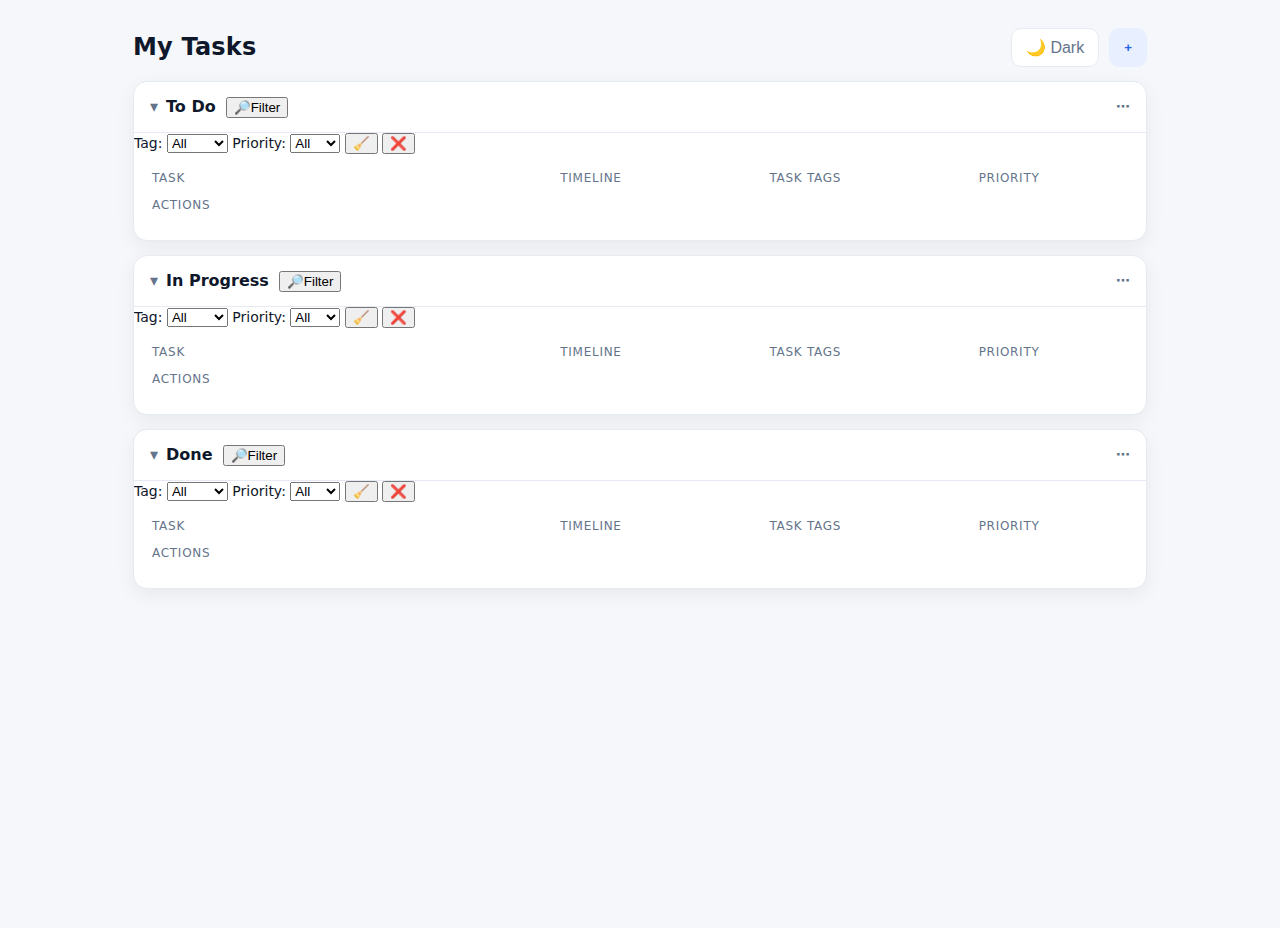
<file: index.html>
<!DOCTYPE html>
<html lang="en">
<head>
  <meta charset="UTF-8">
  <meta name="viewport" content="width=device-width, initial-scale=1.0">
  <title>Document</title>
  <link rel="stylesheet" href="style.css">
</head>
<script src="script.js"></script>
<body>
  <div class="task-container">

    <!-- Header -->
    <header class="task-header">
        <h2>My Tasks</h2>

        <div class="view-switch">
            <button class="settings-btn">⚙</button>
            <button class="add-btn">+</button>
        </div>
    </header>


    <!-- To Do Section -->
    <section class="task-section">
        <div class="section-header">
            <h3>To Do</h3>
        </div>

        <div class="task-table">
            <div class="task-table-header">
                <span>Task</span>
                <span>Due Date</span>
                <span>Task Tags</span>
                <span>Priority</span>
            </div>

            <!-- Task Row -->
            <div class="task-row">
                <label><input type="checkbox"> Website Development</label>
                <span class="due-date">📅 Nov 17</span>
                <span class="tag work">Work</span>
                <span class="priority high">High</span>
            </div>

            <div class="task-row">
                <label><input type="checkbox"> Update Contact Form</label>
                <span class="due-date">📅 Nov 18</span>
                <span class="tag work">Work</span>
                <span class="priority mid">Mid</span>
            </div>

        </div>
    </section>



    <!-- In Progress Section
    <section class="task-section">
        <div class="section-header">
            <h3>In Progress</h3>
        </div>

        <div class="task-table">
            <div class="task-table-header">
                <span>Task</span>
                <span>Due Date</span>
                <span>Task Tags</span>
                <span>Priority</span>
            </div>

            <div class="task-row">
                <label><input type="checkbox"> Do back exercises</label>
                <span class="due-date">📅 Nov 17</span>
                <span class="tag health">Health</span>
                <span class="priority mid">Mid</span>
            </div>

            <div class="task-row">
                <label><input type="checkbox"> Integrate Payment Gateway</label>
                <span class="due-date">📅 Nov 17</span>
                <span class="tag work">Work</span>
                <span class="priority low">Low</span>
            </div>

        </div>
    </section> -->



    <!-- Done Section -->
    <section class="task-section">
        <div class="section-header">
            <h3>Done</h3>
        </div>

        <div class="task-table">
            <div class="task-table-header">
                <span>Task</span>
                <span>Due Date</span>
                <span>Task Tags</span>
                <span>Priority</span>
            </div>

            <div class="task-row">
                <label><input type="checkbox"> Visit a dermatologist</label>
                <span class="due-date">📅 Nov 17</span>
                <span class="tag health">Health</span>
                <span class="priority high">High</span>
            </div>

        </div>
    </section>

</div>
  
</body>
</html>
</file>
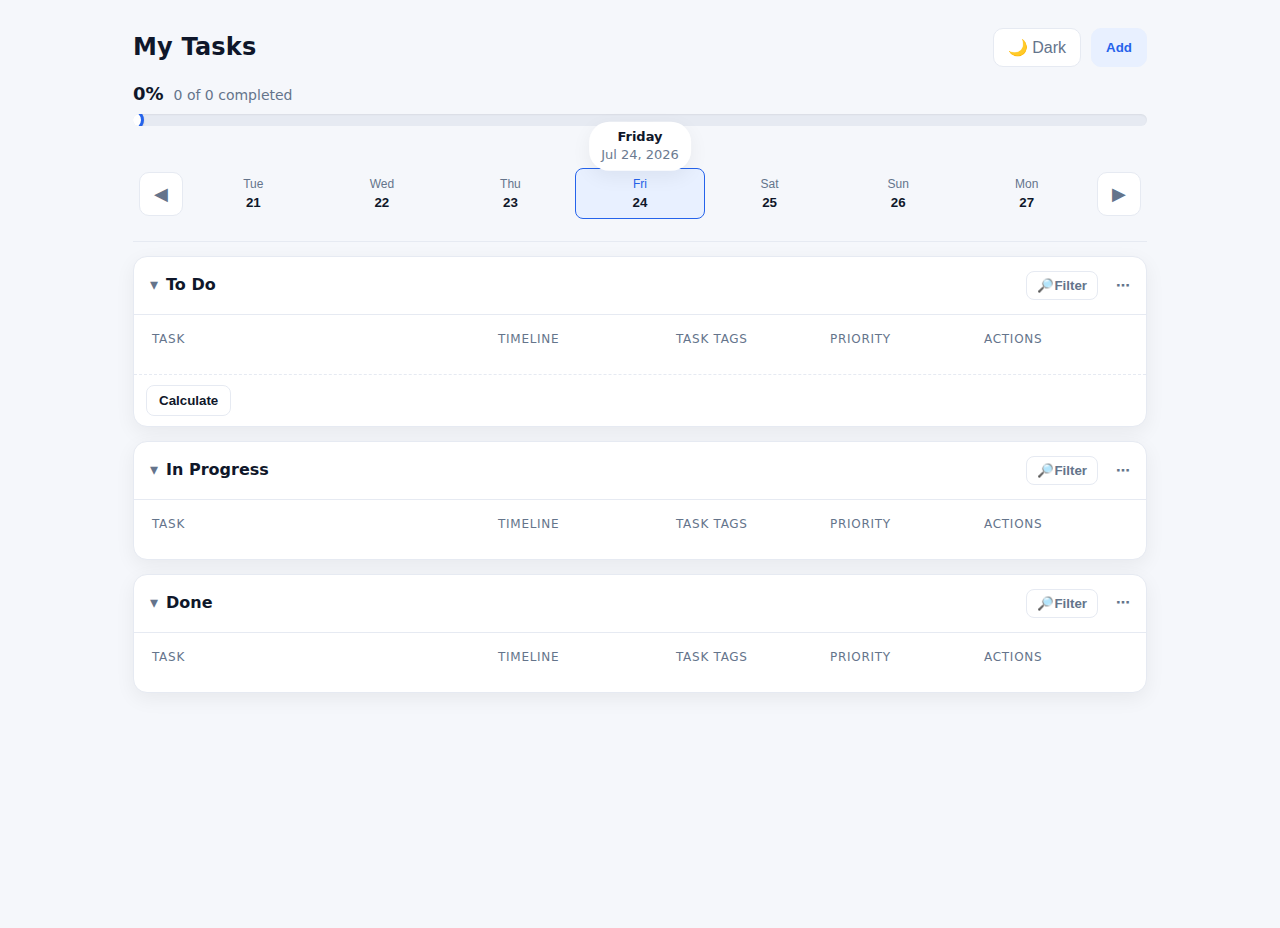
<file: home.html>
<!DOCTYPE html>
<html lang="en">
<head>
  <meta charset="UTF-8" />
  <meta name="viewport" content="width=device-width, initial-scale=1.0"/>
  <title>To Do List</title>
  <link rel="stylesheet" href="styles.css">
</head>
<script src="script.js"></script>
<body>
  <div class="task-container">

    <!-- Header -->
    <header class="task-header">
      <h2>My Tasks</h2>

      <div class="view-switch">
        <button class="settings-btn">🌙 Dark</button>
        <button class="add-btn">Add</button>
      </div>
    </header>
<!-- Progress (slider-like) -->
<div class="progress-area" id="progressArea">
  <div class="progress-summary">
    <strong id="progressPercent">0%</strong>
    <span id="progressCounts">0 of 0 completed today</span>
  </div>
  <div
    class="progress-bar"
    aria-label="Today's progress"
    role="progressbar"
    aria-valuemin="0"
    aria-valuemax="100"
    aria-valuenow="0"
  >
    <div class="progress-fill" id="progressFill" style="width:0%"></div>
  </div>
</div>
    

    <!-- Add/Edit Task Form -->
    <div class="form-container hidden" id="addTaskForm">
      <div class="form-overlay" id="formOverlay"></div>
      <form id="taskForm" class="task-form">
        <div class="form-header">
          <h3 id="formTitle">Add New Task</h3>
          <button type="button" class="close-btn" id="closeFormBtn">&times;</button>
        </div>
        

        <div class="form-group">
          <label for="taskTitle">Task Title *</label>
          <input type="text" id="taskTitle" name="title" placeholder="Enter task title" required>
        </div>

        <div class="form-row">
          <div class="form-group">
            <label for="taskTag">Tag *</label>
            <select id="taskTag" name="tag" required>
              <option value="work">Work</option>
              <option value="health">Health</option>
              <option value="other">Other</option>
            </select>
          </div>
        </div>

        <div class="form-row">
          <div class="form-group">
            <label for="taskPriority">Priority *</label>
            <select id="taskPriority" name="priority" required>
              <option value="high">High</option>
              <option value="mid">Mid</option>
              <option value="low">Low</option>
            </select>
          </div>
        </div>

        <!-- Timeline fields: Start → End -->
        <div class="form-row">
          <div class="form-group">
            <label for="taskStartTime">Start Time</label>
            <input type="time" id="taskStartTime" name="startTime" placeholder="HH:MM" required>
          </div>
          <div class="form-group">
            <label for="taskEndTime">End Time</label>
            <input type="time" id="taskEndTime" name="endTime" placeholder="HH:MM" required>
          </div>
        </div>
        
        <!-- task status-->

        <div class="form-row">
  <div class="form-group">
    <label for="taskStatus">Status *</label>
    <select id="taskStatus" name="status" required>
      <option value="To Do">To Do</option>
      <option value="In Progress">In Progress</option>
      <option value="Done">Done</option>
    </select>
  </div>
</div>
 <!------>


        <div class="form-actions">
          <button type="button" class="btn-cancel" id="cancelBtn">Cancel</button>
          <button type="submit" class="btn-submit">Save Task</button>
        </div>
      </form>
    </div>

    <div class="date-header">
        <div class="date-left">
          <div class="date-text">
            <span class="day" id="dateDay">Day</span>
            <span class="date" id="dateFull">Date</span>
          </div>
        </div>

        <div class="week-strip" id="weekStrip" aria-label="Week selector">
          <!-- JS will render a 7-day horizontal strip here -->
        </div>
      </div>

    <!-- To Do Section -->
    <!-- To Do Section -->
<section class="task-section">
  <div class="section-header">
    <h3>To Do</h3>
  </div>

  <div class="task-table">
    <div class="task-table-header">
      <span>Task</span>
      <span>Timeline</span>
      <span>Task Tags</span>
      <span>Priority</span>
      <span>Actions</span>
    </div>
  </div>

  <!-- Footer for calculation -->
  <div class="task-footer">
    <button id="calcTimeBtn">Calculate</button>
    <span id="calcResult"></span>
  </div>
</section>


    <!-- In Progress Section -->
    <section class="task-section">
  <div class="section-header">
    <h3>In Progress</h3>
  </div>

  <div class="task-table">
    <div class="task-table-header">
      <span>Task</span>
      <span>Timeline</span>
      <span>Task Tags</span>
      <span>Priority</span>
      <span>Actions</span>
    </div>
  </div>
</section>




    <!-- Done Section -->
    <section class="task-section">
      <div class="section-header">
        <h3>Done</h3>
      </div>

      <div class="task-table">
        <div class="task-table-header">
          <span>Task</span>
          <span>Timeline</span>
          <span>Task Tags</span>
          <span>Priority</span>
          <span>Actions</span>
        </div>
      </div>
    </section>

  </div>

  
</body>
</html>
</file>
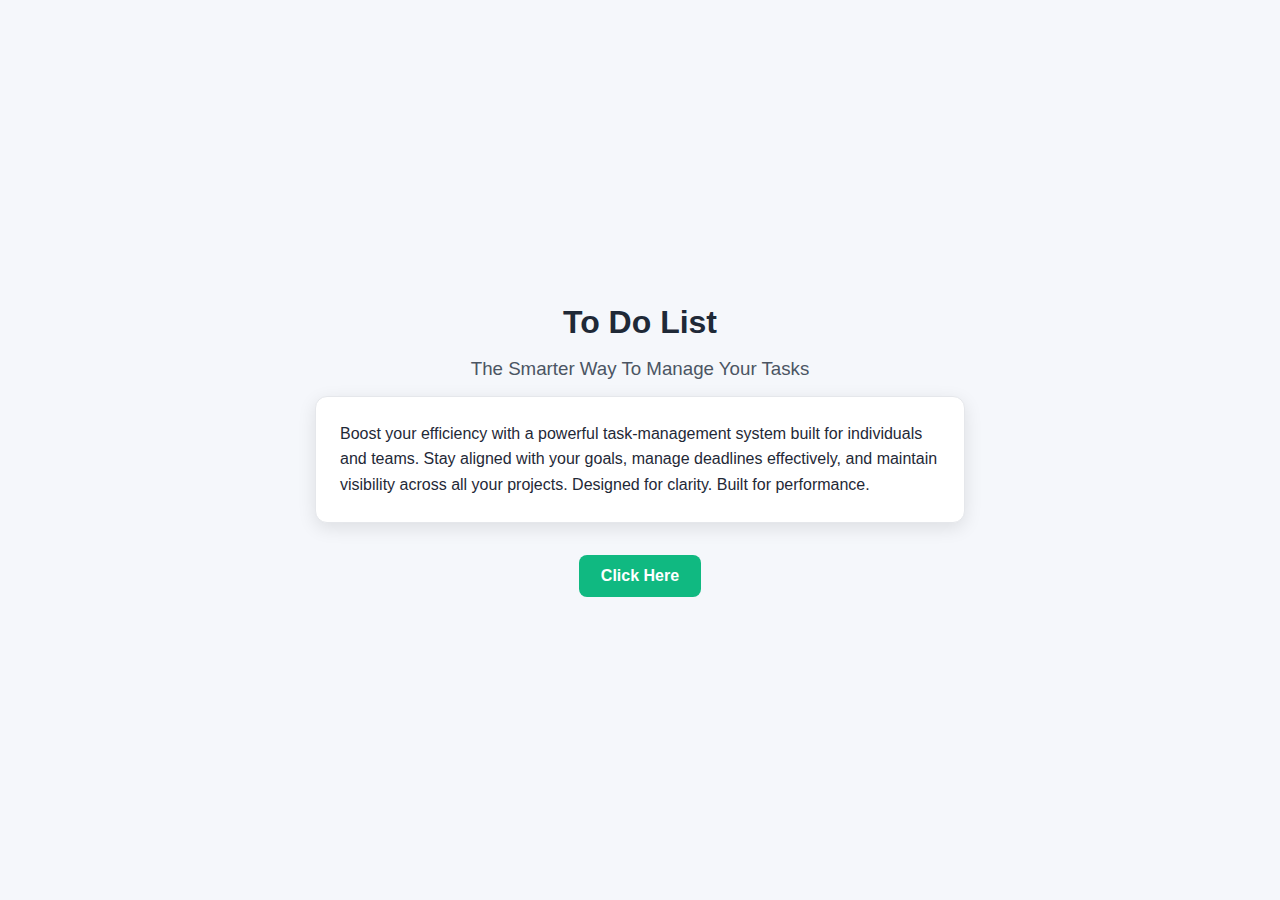
<file: homepage.html>
<!DOCTYPE html>
<html lang="en">
<head>
    <meta charset="UTF-8">
    <meta name="viewport" content="width=device-width, initial-scale=1.0">
    <title>Home Page</title>
    <link rel="stylesheet" href="homestyle.css">
</head>
<body>
    <header class="main-heading">
        <h1>
            To Do List
        </h1>
    </header>
    <h3 class="second-header">
            The Smarter Way To Manage Your Tasks
    </h3>

    <article class="info">
        <p>
            Boost your efficiency with a powerful task‑management system built for individuals and teams. 
        Stay aligned with your goals, manage deadlines effectively, and maintain visibility across all your projects.
         Designed for clarity. Built for performance.
        </p>
        
    </article>
    
   <a class="btn" href="index.html">
    Click Here
   </a>
    
    
    
    
</body>
</html>
</file>
<file: style.css>
/* ====== CSS VARIABLES (LIGHT & DARK) ====== */
:root {
  --bg: #f5f7fb;
  --surface: #ffffff;
  --text: #0f172a;            /* slate-900 */
  --muted: #64748b;           /* slate-500 */
  --border: #e6eaf2;
  --shadow: 0 6px 20px rgba(0, 0, 0, 0.06);

  --primary: #2563eb;         /* blue-600 */
  --primary-ghost: #e8f0ff;

  --tag-work-bg: #e8f1ff;     /* blue-50 */
  --tag-work-fg: #3760d9;     /* blue-600 */
  --tag-health-bg: #e9f9f1;   /* green-50 */
  --tag-health-fg: #16a34a;   /* green-600 */

  --prio-high-bg: #ffecec;
  --prio-high-fg: #ef4444;
  --prio-mid-bg: #fff4df;
  --prio-mid-fg: #f59e0b;
  --prio-low-bg: #e9f9f1;
  --prio-low-fg: #22c55e;

  --radius: 14px;
}

/* Optional dark mode (toggled from JS) */
.dark {
  --bg: #0b1220;
  --surface: #0f172a;
  --text: #e5e7eb;
  --muted: #94a3b8;
  --border: #1f2937;
  --shadow: 0 6px 24px rgba(0, 0, 0, 0.45);

  --primary-ghost: rgba(37, 99, 235, 0.15);

  --tag-work-bg: rgba(59, 130, 246, 0.15);
  --tag-work-fg: #93c5fd;
  --tag-health-bg: rgba(16, 185, 129, 0.15);
  --tag-health-fg: #86efac;

  --prio-high-bg: rgba(239, 68, 68, 0.18);
  --prio-high-fg: #fca5a5;
  --prio-mid-bg: rgba(245, 158, 11, 0.18);
  --prio-mid-fg: #fcd34d;
  --prio-low-bg: rgba(34, 197, 94, 0.18);
  --prio-low-fg: #86efac;
}

/* ====== PAGE SCAFFOLD ====== */
* { box-sizing: border-box; }
html, body {
  height: 100%;
}
body {
  margin: 0;
  font: 14px/1.4 system-ui, -apple-system, Segoe UI, Roboto, Inter, Arial, sans-serif;
  color: var(--text);
  background: var(--bg);
}

/* ====== CONTAINER & HEADER ====== */
.task-container {
  max-width: 1050px;
  margin: 28px auto;
  padding: 0 18px;
}

.task-header {
  display: flex;
  align-items: center;
  justify-content: space-between;
  margin-bottom: 14px;
}

.task-header h2 {
  margin: 0;
  font-size: 24px;
  letter-spacing: 0.2px;
}

.view-switch {
  display: flex;
  gap: 10px;
}

.view-switch button {
  appearance: none;
  border: 1px solid var(--border);
  background: var(--surface);
  color: var(--muted);
  padding: 9px 14px;
  border-radius: 10px;
  cursor: pointer;
  transition: transform .04s ease, background .15s ease, color .15s ease, border-color .15s ease;
  box-shadow: 0 0 0 rgba(0,0,0,0);
}
.view-switch button:hover { transform: translateY(-1px); }
.view-switch button.active {
  background: var(--primary);
  border-color: var(--primary);
  color: white;
}
.view-switch .settings-btn { font-size: 16px; }
.view-switch .add-btn {
  background: var(--primary-ghost);
  border-color: var(--primary-ghost);
  color: var(--primary);
  font-weight: 700;
}

/* ====== SECTIONS (CARDS) ====== */
.task-section {
  background: var(--surface);
  border: 1px solid var(--border);
  border-radius: var(--radius);
  box-shadow: var(--shadow);
  margin: 14px 0;
  overflow: clip; /* keep rounded corners on children */
}

.section-header {
  display: flex;
  align-items: center;
  gap: 10px;
  padding: 14px 16px;
  border-bottom: 1px solid var(--border);
  cursor: pointer;
  user-select: none;
}
.section-header h3 {
  display: flex;
  align-items: center;
  gap: 8px;
  font-size: 16px;
  margin: 0;
}
.section-header h3::before {
  content: "▾";
  display: inline-block;
  transform-origin: center;
  transition: transform .15s ease;
  color: var(--muted);
}
.task-section.collapsed .section-header h3::before {
  transform: rotate(-90deg);
}

/* ====== TABLE-ISH LAYOUT ====== */
.task-table {
  padding: 8px 10px 14px;
}
.task-table-header {
  display: grid;
  grid-template-columns: 1.6fr 0.8fr 0.8fr 0.6fr;
  gap: 10px;
  padding: 8px 8px 12px;
  color: var(--muted);
  font-size: 12px;
  text-transform: uppercase;
  letter-spacing: .06em;
}

.task-row {
  display: grid;
  grid-template-columns: 1.6fr 0.8fr 0.8fr 0.6fr;
  gap: 10px;
  align-items: center;
  padding: 10px 8px;
  border-radius: 10px;
  transition: background .15s ease;
}
.task-row:hover { background: rgba(148, 163, 184, 0.10); } /* slate-400/10 */
.task-row + .task-row { margin-top: 2px; }

/* Task cell */
.task-row label {
  display: flex;
  align-items: center;
  gap: 10px;
  font-weight: 500;
  color: var(--text);
  cursor: pointer;
}

.task-row input[type="checkbox"] {
  width: 16px;
  height: 16px;
  accent-color: var(--primary);
}

/* Due date cell */
.due-date {
  display: inline-flex;
  align-items: center;
  gap: 8px;
  color: var(--text);
  font-weight: 600;
}
.due-date::before {
  content: "📅";
  font-size: 15px;
  opacity: 0.9;
}

/* Tags & Priority pills */
.tag, .priority {
  display: inline-flex;
  align-items: center;
  justify-content: center;
  padding: 6px 10px;
  border-radius: 10px;
  font-weight: 600;
  font-size: 12px;
  width: max-content;
}

/* Tag themes */
.tag.work   { background: var(--tag-work-bg);   color: var(--tag-work-fg); }
.tag.health { background: var(--tag-health-bg); color: var(--tag-health-fg); }

/* Priority themes */
.priority.high { background: var(--prio-high-bg); color: var(--prio-high-fg); }
.priority.mid  { background: var(--prio-mid-bg);  color: var(--prio-mid-fg); }
.priority.low  { background: var(--prio-low-bg);  color: var(--prio-low-fg); }

/* Collapsed content */
.task-section.collapsed .task-table { display: none; }

/* ====== BOARD VIEW (responsive columns) ====== */
.task-container.board-view {
  /* nothing here; children handle layout */
}
.task-container.board-view .task-header .view-switch button.active { /* keep active style */ }
.task-container.board-view .task-section {
  display: flex;
  flex-direction: column;
  height: auto;
}
.task-container.board-view .task-table-header {
  display: none; /* board style usually hides list headers */
}
.task-container.board-view .task-table {
  display: flex;
  flex-direction: column;
  gap: 8px;
}
.task-container.board-view .task-row {
  display: flex;
  flex-direction: column;
  align-items: flex-start;
  gap: 8px;
  border: 1px dashed var(--border);
  margin: 0;
  padding: 10px;
}

/* Put sections side-by-side in board view */
.task-container.board-view .task-section {
  width: 100%;
}
@media (min-width: 960px) {
  .task-container.board-view {
    display: grid;
    grid-template-columns: repeat(3, 1fr);
    gap: 14px;
  }
  .task-container.board-view .task-section {
    margin: 0;
  }
}

/* ====== LIST VIEW RESPONSIVENESS ====== */
@media (max-width: 720px) {
  .task-table-header { display: none; }
  .task-row {
    grid-template-columns: 1fr 1fr;
    grid-template-areas:
      "task task"
      "date tags"
      "priority priority";
    row-gap: 8px;
  }
  .task-row label { grid-area: task; }
  .task-row .due-date { grid-area: date; }
  .task-row .tag { grid-area: tags; }
  .task-row .priority { grid-area: priority; }
}

/* Utility: subtle three-dot menu placeholder on each section (optional) */
.section-header::after {
  content: "⋯";
  margin-left: auto;
  color: var(--muted);
  font-weight: 700;
}

/* ====== MODAL / OVERLAY ====== */
.modal-overlay {
  position: fixed;
  inset: 0;
  display: none; /* hidden by default */
  align-items: center;
  justify-content: center;
  background: rgba(0,0,0,0.35);
  z-index: 1200;
  padding: 20px;
}
.modal-overlay.active {
  display: flex;
}
.modal {
  width: 100%;
  max-width: 480px;
  background: var(--surface);
  color: var(--text);
  border-radius: 12px;
  padding: 18px;
  box-shadow: var(--shadow);
  border: 1px solid var(--border);
}
.modal h3 {
  margin: 0 0 12px 0;
  font-size: 18px;
}
.modal form { display: flex; flex-direction: column; gap: 10px; }
.modal-row { display: flex; flex-direction: column; font-size: 13px; }
.modal-row input[type="text"], .modal-row select {
  margin-top: 6px;
  padding: 8px 10px;
  border-radius: 8px;
  border: 1px solid var(--border);
  background: var(--surface);
  color: var(--text);
}
.modal-actions { display: flex; gap: 10px; justify-content: flex-end; margin-top: 6px; }
.modal-actions button { padding: 8px 12px; border-radius: 8px; border: 1px solid var(--border); cursor: pointer; }
.modal-actions #submitAdd { background: var(--primary); color: #fff; border-color: var(--primary); }
.modal-actions #cancelAdd { background: transparent; color: var(--muted); }

@media (max-width: 520px) {
  .modal { max-width: 100%; }
}
</file>
<file: styles.css>
/* ====== CSS VARIABLES (LIGHT & DARK) ====== */
:root {
  --bg: #f5f7fb;
  --surface: #ffffff;
  --text: #0f172a;            /* slate-900 */
  --muted: #64748b;           /* slate-500 */
  --border: #e6eaf2;
  --shadow: 0 6px 20px rgba(0, 0, 0, 0.06);

  --primary: #2563eb;         /* blue-600 */
  --primary-ghost: #e8f0ff;

  --tag-work-bg: #e8f1ff;     /* blue-50 */
  --tag-work-fg: #3760d9;     /* blue-600 */
  --tag-health-bg: #e9f9f1;   /* green-50 */
  --tag-health-fg: #16a34a;   /* green-600 */

  --prio-high-bg: #ffecec;
  --prio-high-fg: #ef4444;
  --prio-mid-bg: #fff4df;
  --prio-mid-fg: #f59e0b;
  --prio-low-bg: #e9f9f1;
  --prio-low-fg: #22c55e;

  --radius: 14px;
}

/* Optional dark mode (toggled from JS) */
.dark {
  --bg: #0b1220;
  --surface: #0f172a;
  --text: #e5e7eb;
  --muted: #94a3b8;
  --border: #1f2937;
  --shadow: 0 6px 24px rgba(0, 0, 0, 0.45);

  --primary-ghost: rgba(37, 99, 235, 0.15);

  --tag-work-bg: rgba(59, 130, 246, 0.15);
  --tag-work-fg: #93c5fd;
  --tag-health-bg: rgba(16, 185, 129, 0.15);
  --tag-health-fg: #86efac;

  --prio-high-bg: rgba(239, 68, 68, 0.18);
  --prio-high-fg: #fca5a5;
  --prio-mid-bg: rgba(245, 158, 11, 0.18);
  --prio-mid-fg: #fcd34d;
  --prio-low-bg: rgba(34, 197, 94, 0.18);
  --prio-low-fg: #86efac;
}

/* ====== PAGE SCAFFOLD ====== */
* { box-sizing: border-box; }
html, body {
  height: 100%;
}
body {
  margin: 0;
  font: 14px/1.4 system-ui, -apple-system, Segoe UI, Roboto, Inter, Arial, sans-serif;
  color: var(--text);
  background: var(--bg);
  scrollbar-gutter: stable; /* Prevent layout shift when scrollbar appears */
}

/* Utility: generic hidden (needed by JS) */
.hidden { display: none !important; }

/* ====== FORM STYLES ====== */
.form-container {
  position: fixed;
  inset: 0;
  display: flex;
  align-items: center;
  justify-content: center;
  z-index: 1000;
}
.form-container.hidden { display: none; }
.form-overlay {
  position: absolute;
  inset: 0;
  background: rgba(0, 0, 0, 0.5);
  z-index: -1;
}
.task-form {
  background: var(--surface);
  border-radius: var(--radius);
  box-shadow: 0 20px 60px rgba(0, 0, 0, 0.2);
  max-width: 450px;
  width: 90%;
  padding: 24px;
  z-index: 1001;
  animation: slideUp .2s ease;
  max-height: 90vh;
  overflow-y: auto;
}
@keyframes slideUp {
  from { opacity: 0; transform: translateY(20px); }
  to   { opacity: 1; transform: translateY(0); }
}
.form-header {
  display: flex; align-items: center; justify-content: space-between;
  margin-bottom: 20px; padding-bottom: 12px; border-bottom: 1px solid var(--border);
}
.form-header h3 { margin: 0; font-size: 18px; color: var(--text); }
.current-date { font-size: 13px; color: var(--muted); margin-bottom: 16px; font-weight: 500; }
.close-btn {
  appearance: none; background: transparent; border: none; font-size: 28px; color: var(--muted);
  cursor: pointer; padding: 0; width: 32px; height: 32px; display: flex; align-items: center; justify-content: center;
  border-radius: 6px; transition: background .15s ease, color .15s ease;
}
.close-btn:hover { background: rgba(148, 163, 184, 0.15); color: var(--text); }
.form-group { margin-bottom: 16px; }
.form-group label {
  display: block; font-weight: 600; font-size: 13px; color: var(--text);
  margin-bottom: 6px; text-transform: uppercase; letter-spacing: 0.05em;
}
.form-group input, .form-group select {
  width: 100%; padding: 10px 12px; border: 1px solid var(--border); border-radius: 8px;
  font-size: 14px; background: var(--surface); color: var(--text); font-family: inherit;
  transition: border-color .15s ease, box-shadow .15s ease;
}
.form-group input:focus, .form-group select:focus {
  outline: none; border-color: var(--primary); box-shadow: 0 0 0 3px var(--primary-ghost);
}
.form-group input::placeholder { color: var(--muted); }
.form-row { display: grid; grid-template-columns: 1fr 1fr; gap: 12px; }
.form-actions { display: flex; gap: 10px; margin-top: 24px; }
.btn-cancel, .btn-submit {
  flex: 1; padding: 11px 16px; border: none; border-radius: 8px; font-weight: 600; font-size: 14px;
  cursor: pointer; transition: all .15s ease;
}
.btn-cancel { background: var(--border); color: var(--text); }
.btn-cancel:hover { background: rgba(148, 163, 184, 0.2); transform: translateY(-1px); }
.btn-submit { background: var(--primary); color: white; }
.btn-submit:hover { background: #1d4ed8; transform: translateY(-1px); box-shadow: 0 4px 12px rgba(37, 99, 235, 0.3); }

/* ====== CONTAINER & HEADER ====== */
.task-container { max-width: 1050px; margin: 28px auto; padding: 0 18px; width: 100%; }
.task-header { display: flex; align-items: center; justify-content: space-between; margin-bottom: 14px; }
.task-header h2 { margin: 0; font-size: 24px; letter-spacing: 0.2px; }

.today-date { font-size: 14px; color: var(--muted); margin-bottom: 20px; font-weight: 500; }
.date-header {
  position: relative; display: block; padding: 10px 0 16px; color: var(--muted);
  font-size: 13px; border-bottom: 1px solid var(--border); margin-bottom: 12px;
}
.date-header .day { font-weight: 700; color: var(--text); }
.date-header .date { opacity: 0.95; }
.dark .date-header { color: var(--muted); border-color: var(--border); }

.date-left {
  position: absolute; left: 0; right: 0; top: 6px; display: flex; align-items: center; justify-content: space-between;
  padding: 0 8px; pointer-events: none;
}
.date-text {
  position: absolute; left: 50%; top: 50%; transform: translate(-50%, -50%);
  display: flex; flex-direction: column; align-items: center; background: var(--surface);
  padding: 6px 12px; border-radius: 20px; box-shadow: var(--shadow); pointer-events: none;
}
.date-text .day { font-weight: 700; color: var(--text); }
.date-text .date { font-size: 13px; color: var(--muted); }
.date-btn {
  appearance: none; border: 1px solid var(--border); background: var(--surface); color: var(--muted);
  padding: 6px 8px; border-radius: 8px; cursor: pointer; pointer-events: auto;
}
.date-btn:hover { transform: translateY(-1px); }

/* ====== PROGRESS BAR ====== */
.progress-area { margin: 8px 0 14px; }
.progress-summary { display: flex; align-items: baseline; gap: 10px; margin-bottom: 8px; }
.progress-summary strong { font-size: 18px; color: var(--text); }
.progress-summary span { color: var(--muted); font-weight: 500; }
.progress-bar {
  position: relative; height: 12px; background: var(--progress-track, #e6eaf2);
  border-radius: 999px; box-shadow: inset 0 1px 2px rgba(0,0,0,0.06); overflow: hidden;
}
.progress-fill {
  height: 100%; width: 0%; background: var(--progress-fill, #2563eb);
  border-radius: 999px; transition: width .25s ease; position: relative;
}
.progress-fill::after {
  content: ""; position: absolute; right: 0; top: 50%; transform: translate(50%, -50%);
  width: 16px; height: 16px; background: var(--surface); border: 3px solid var(--progress-fill, #2563eb);
  border-radius: 50%; box-shadow: 0 1px 2px rgba(0,0,0,0.15);
}

/* ====== WEEK STRIP ====== */
.week-strip { display: flex; gap: 0; align-items: center; padding: 18px 0 6px; overflow-x: auto; width: 100%; }
.week-day {
  appearance: none; border: none; background: transparent; padding: 8px 10px; border-radius: 8px; cursor: pointer;
  display: flex; flex-direction: column; align-items: center; flex: 1 1 0; min-width: 0; color: var(--muted);
}
.week-day .wkname { font-size: 12px; }
.week-day .wknum { font-weight: 700; margin-top: 4px; color: var(--text); }
.week-day.selected { background: var(--primary-ghost); border: 1px solid var(--primary); color: var(--primary); }
.week-day:focus { outline: 2px solid var(--primary); outline-offset: 2px; }
.week-day:hover { transform: translateY(-2px); }
@media (max-width: 420px) { .week-day { padding: 6px 8px; min-width: 44px; } }

.strip-nav {
  appearance: none; border: 1px solid var(--border); background: var(--surface); color: var(--muted);
  width: 44px; height: 44px; border-radius: 10px; display: inline-flex; align-items: center; justify-content: center;
  font-size: 18px; cursor: pointer; margin: 0 6px;
}
.strip-nav:hover { transform: translateY(-3px); }
.strip-nav:active { transform: translateY(-1px); }
.strip-nav.prev { margin-left: 6px; }
.strip-nav.next { margin-right: 6px; }
@media (max-width: 520px) {
  .strip-nav { width: 36px; height: 36px; font-size: 16px; }
}

/* ====== VIEW SWITCH ====== */
.view-switch { display: flex; gap: 10px; }
.view-switch button {
  appearance: none; border: 1px solid var(--border); background: var(--surface); color: var(--muted);
  padding: 9px 14px; border-radius: 10px; cursor: pointer;
  transition: transform .04s ease, background .15s ease, color .15s ease, border-color .15s ease;
  box-shadow: 0 0 0 rgba(0,0,0,0);
}
.view-switch button:hover { transform: translateY(-1px); }
.view-switch button.active { background: var(--primary); border-color: var(--primary); color: white; }
.view-switch .settings-btn { font-size: 16px; }
.view-switch .add-btn {
  background: var(--primary-ghost); border-color: var(--primary-ghost); color: var(--primary); font-weight: 700;
}

/* ====== SECTIONS (CARDS) ====== */
.task-section {
  background: var(--surface); border: 1px solid var(--border);
  border-radius: var(--radius); box-shadow: var(--shadow); margin: 14px 0; overflow: clip;
}
.section-header {
  display: flex; align-items: center; gap: 10px; padding: 14px 16px;
  border-bottom: 1px solid var(--border); cursor: pointer; user-select: none; position: relative;
}
.section-header h3 {
  display: flex; align-items: center; gap: 8px; font-size: 16px; margin: 0;
}
.section-header h3::before {
  content: "▾"; display: inline-block; transform-origin: center; transition: transform .15s ease; color: var(--muted);
}
.task-section.collapsed .section-header h3::before { transform: rotate(-90deg); }

/* Filter toggle button in header (JS adds it) */
.filter-toggle-btn {
  margin-left: auto;
  appearance: none;
  border: 1px solid var(--border);
  background: var(--surface);
  color: var(--muted);
  padding: 6px 10px;
  border-radius: 8px;
  cursor: pointer;
  font-weight: 600;
  transition: background .15s ease, color .15s ease, transform .05s ease;
}
.filter-toggle-btn:hover { background: rgba(148, 163, 184, 0.12); transform: translateY(-1px); }
.dark .filter-toggle-btn { background: rgba(148,163,184,0.10); }

/* The compact filter bar below header (JS injects this) */
.section-filters {
  display: block;
  padding: 8px 12px;
  background: rgba(148, 163, 184, 0.08);
  border-bottom: 1px dashed var(--border);
}
.section-filters.hidden { display: none !important; }
.filter-row {
  display: flex; align-items: center; gap: 8px; flex-wrap: wrap;
}
.filter-label {
  font-size: 12px; color: var(--muted); font-weight: 700; text-transform: uppercase; letter-spacing: .05em;
}
.section-filters select {
  appearance: none; border: 1px solid var(--border); background: var(--surface); color: var(--text);
  padding: 6px 10px; border-radius: 8px; font-weight: 600; font-size: 12px;
}
.filter-clear-btn {
  margin-left: auto;
  appearance: none; border: none; background: transparent; color: var(--muted);
  cursor: pointer; font-size: 16px; line-height: 1; padding: 4px 6px; border-radius: 6px;
}
.filter-clear-btn:hover { background: rgba(148, 163, 184, 0.12); }

/* ====== TABLE-ISH LAYOUT ====== */
.task-table { padding: 8px 10px 14px; }
.task-table-header {
  display: grid;
  grid-template-columns: 1.4fr 0.7fr 0.6fr 0.6fr 0.6fr; /* Task | Timeline | Tag | Priority | Actions */
  gap: 10px; padding: 8px 8px 12px; color: var(--muted); font-size: 12px; text-transform: uppercase; letter-spacing: .06em;
}

.task-row {
  display: grid;
  grid-template-columns: 1.4fr 0.7fr 0.6fr 0.6fr 0.6fr; /* Task | Timeline | Tag | Priority | Actions */
  gap: 10px; align-items: center; padding: 10px 8px; border-radius: 10px; transition: background .15s ease;
}
.task-row:hover { background: rgba(148, 163, 184, 0.10); }
.task-row + .task-row { margin-top: 2px; }

/* Task cell */
.task-row label {
  display: flex; align-items: center; gap: 10px; font-weight: 500; color: var(--text); cursor: pointer;
}
.task-row input[type="checkbox"] { width: 16px; height: 16px; accent-color: var(--primary); }

/* Timeline pill */
.timeline {
  display: inline-flex; align-items: center; gap: 6px; padding: 6px 10px; border-radius: 10px;
  font-weight: 600; font-size: 12px; background: #eaeef8; color: #334155;
}
.timeline:empty { display: none; }
.dark .timeline { background: rgba(148, 163, 184, 0.18); color: #cbd5e1; }

/* Tags & Priority */
.tag, .priority {
  display: inline-flex; align-items: center; justify-content: center; padding: 6px 10px; border-radius: 10px;
  font-weight: 600; font-size: 12px; width: max-content;
}
.tag.work   { background: var(--tag-work-bg);   color: var(--tag-work-fg); }
.tag.health { background: var(--tag-health-bg); color: var(--tag-health-fg); }
.priority.high { background: var(--prio-high-bg); color: var(--prio-high-fg); }
.priority.mid  { background: var(--prio-mid-bg);  color: var(--prio-mid-fg); }
.priority.low  { background: var(--prio-low-bg);  color: var(--prio-low-fg); }

/* Task actions */
.task-actions {
  display: flex; gap: 8px; justify-content: center; align-items: center;
}
.task-actions button {
  appearance: none; display: inline-flex; align-items: center; justify-content: center;
  border: none; font-size: 12px; cursor: pointer; padding: 6px 12px; border-radius: 10px; transition: all .15s ease;
  font-weight: 600; width: max-content;
}
/* NEW: in-progress quick move button */
.inprogress-btn {
  background: #e8f0ff; color: #2563eb; border: 1px solid #d7e3ff;
}
.inprogress-btn:hover {
  background: #dbe6ff; color: #1d4ed8; transform: translateY(-2px); box-shadow: 0 4px 12px rgba(37, 99, 235, 0.2);
}

.edit-btn { background: #dbeafe; color: #0369a1; margin-right: 30px; }
.edit-btn:hover {
  background: #bfdbfe; color: #0284c7; transform: translateY(-2px); box-shadow: 0 4px 12px rgba(3, 105, 161, 0.2);
}
.delete-btn { background: #fee2e2; color: #dc2626; }
.delete-btn:hover {
  background: #fecaca; color: #b91c1c; transform: translateY(-2px); box-shadow: 0 4px 12px rgba(220, 38, 38, 0.2);
}
.dark .edit-btn { background: rgba(3, 105, 161, 0.15); color: #38bdf8; }
.dark .edit-btn:hover { background: rgba(3, 105, 161, 0.25); color: #0ea5e9; }
.dark .delete-btn { background: rgba(220, 38, 38, 0.15); color: #f87171; }
.dark .delete-btn:hover { background: rgba(220, 38, 38, 0.25); color: #fca5a5; }

/* Collapsed content */
.task-section.collapsed .task-table { display: none; }

/* ====== BOARD VIEW (not used by JS, kept) ====== */
.task-container.board-view .task-section { display: flex; flex-direction: column; height: auto; }
.task-container.board-view .task-table-header { display: none; }
.task-container.board-view .task-table { display: flex; flex-direction: column; gap: 8px; }
.task-container.board-view .task-row {
  display: flex; flex-direction: column; align-items: flex-start; gap: 8px; border: 1px dashed var(--border); margin: 0; padding: 10px;
}
.task-container.board-view .task-section { width: 100%; }
@media (min-width: 960px) {
  .task-container.board-view { display: grid; grid-template-columns: repeat(3, 1fr); gap: 14px; }
  .task-container.board-view .task-section { margin: 0; }
}

/* ====== LIST VIEW RESPONSIVENESS ====== */
@media (max-width: 720px) {
  .task-table-header { display: none; }
  .task-row {
    grid-template-columns: 1fr 1fr;
    grid-template-areas:
      "task task"
      "timeline timeline"
      "tags priority"
      "actions actions";
    row-gap: 8px;
  }
  .task-row label { grid-area: task; }
  .task-row .timeline { grid-area: timeline; }
  .task-row .tag { grid-area: tags; }
  .task-row .priority { grid-area: priority; }
  .task-row .task-actions { grid-area: actions; }
}

/* Subtle three-dot menu placeholder */
.section-header::after {
  content: "⋯";
  margin-left: 8px;
  color: var(--muted);
  font-weight: 700;
}

/* ====== TASK FOOTER (calculate total time) ====== */
.task-footer {
  display: flex; align-items: center; gap: 10px;
  padding: 10px 12px; border-top: 1px dashed var(--border); color: var(--muted);
}
#calcTimeBtn {
  appearance: none; border: 1px solid var(--border);
  background: var(--surface); color: var(--text); padding: 7px 12px; border-radius: 8px; cursor: pointer; font-weight: 600;
}
#calcTimeBtn:hover { background: rgba(148, 163, 184, 0.10); transform: translateY(-1px); }
#calcResult { font-weight: 600; color: var(--muted); }
</file>
<file: homestyle.css>
/* Center the whole content block on the page */
html, body {
  height: 100%;
  margin: 0;
}

body {
  display: flex;
  flex-direction: column;      /* stack all children vertically: header -> h3 -> article */
  align-items: center;         /* center each row horizontally */
  justify-content: center;     /* center the whole block vertically */
  background: #f5f7fb;
  font-family: Arial, Helvetica, sans-serif;
  color: #1f2937;
  gap: 16px;                   /* space between rows (h1, h3, info box) */
  padding: 24px;               /* breathing room on small screens */
  box-sizing: border-box;
}

/* Main H1 */
.main-heading {
  margin: 0;                   /* remove default header margins */
  text-align: center;
}

.main-heading h1 {
  margin: 0;
  font-size: 32px;
  line-height: 1.2;
}

/* H3 subheading */
.second-header {
  margin: 0;
  font-weight: 500;
  color: #4b5563;              /* softer tone */
  text-align: center;
}

/* Paragraph box */
.info {
  max-width: 650px;
  width: min(90vw, 650px);
  background: #ffffff;
  padding: 24px;
  border-radius: 12px;
  border: 1px solid #e5e7eb;
  box-shadow: 0 5px 18px rgba(0,0,0,0.1);
  text-align: left;            /* left for readability */
  box-sizing: border-box;
}

.info p {
  margin: 0;
  line-height: 1.6;
}

/* Optional: adjust spacing on very small screens */
@media (max-width: 480px) {
  .main-heading h1 { font-size: 26px; }
  .second-header   { font-size: 16px; }
}
.btn {
    display: inline-block;
    margin-top: 16px;
    padding: 12px 22px;
    background-color: #10b981;     /* green button */
    color: white;
    text-decoration: none;
    font-size: 16px;
    font-weight: 600;
    border-radius: 8px;
    transition: 0.25s ease;
}

/* Hover effect */
.btn:hover {
    background-color: #059669;
    transform: translateY(-2px);
    box-shadow: 0 4px 10px rgba(0,0,0,0.15);
}
</file>
